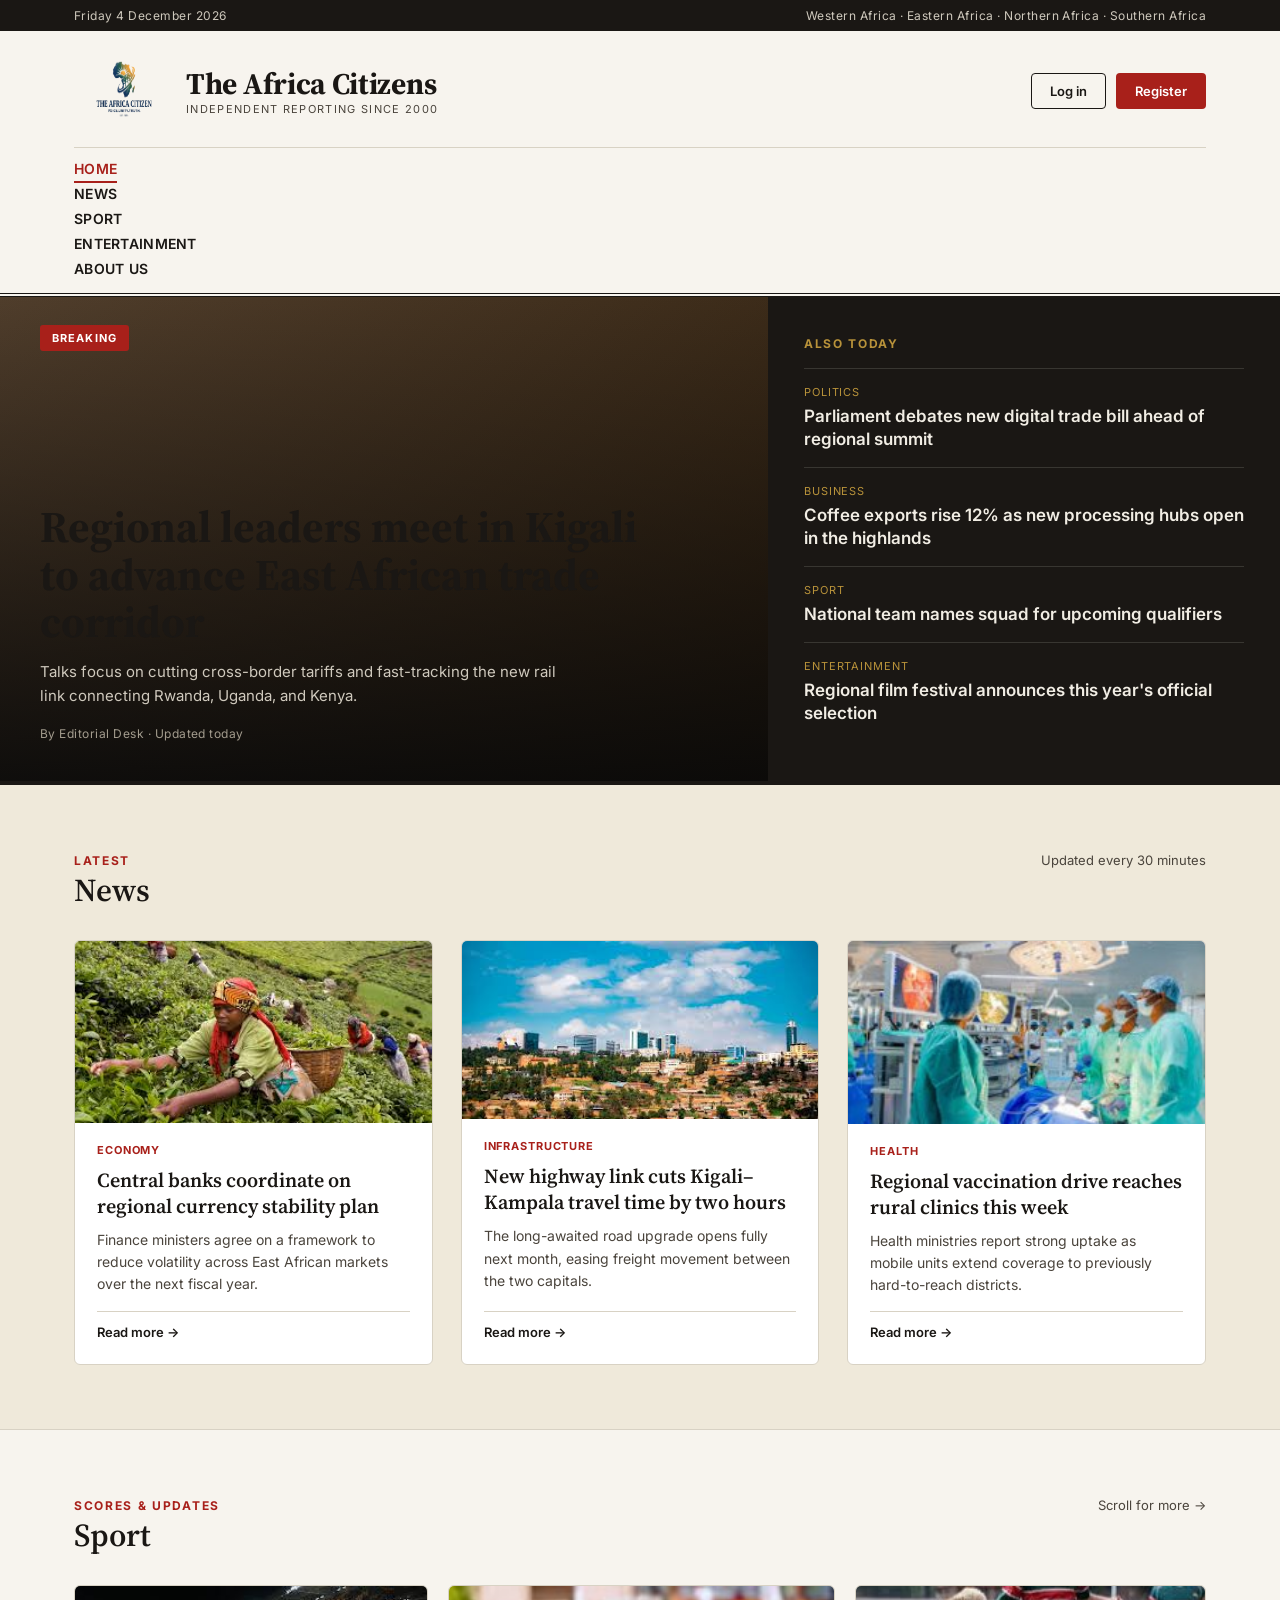
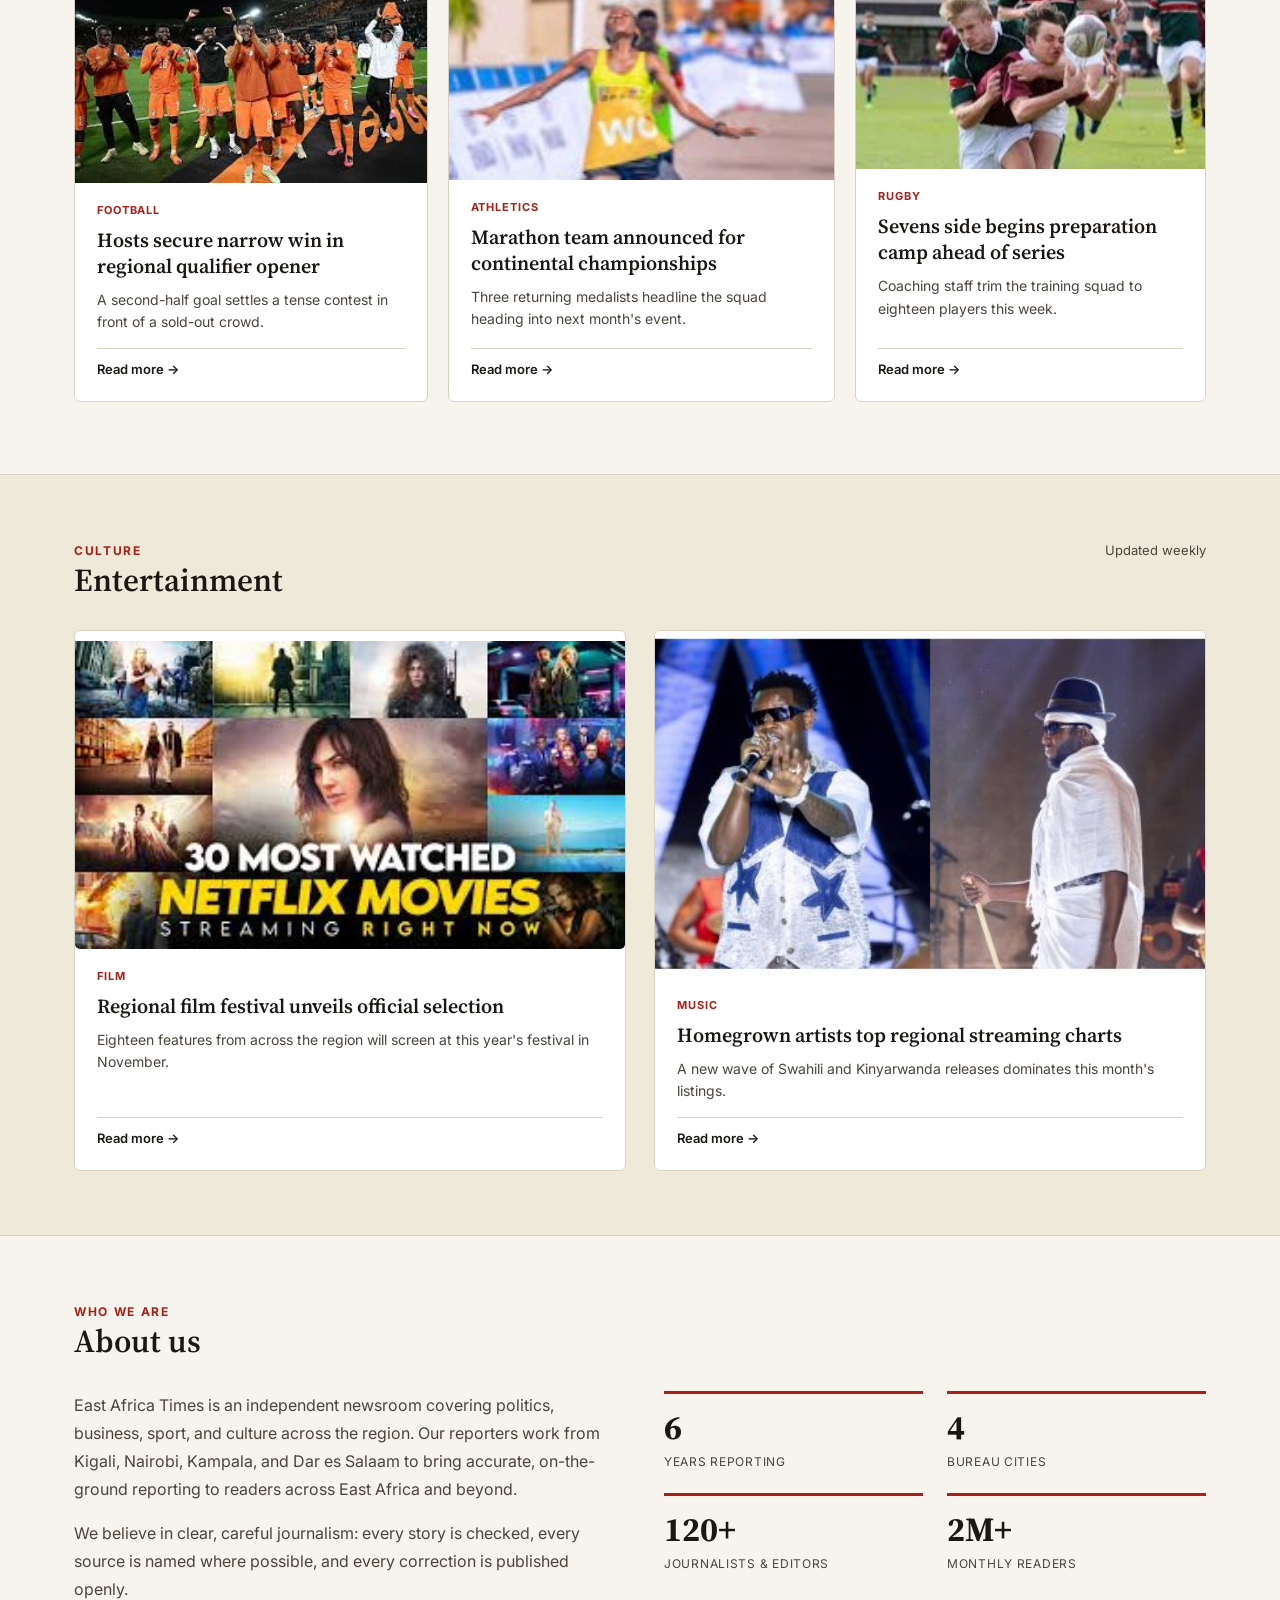
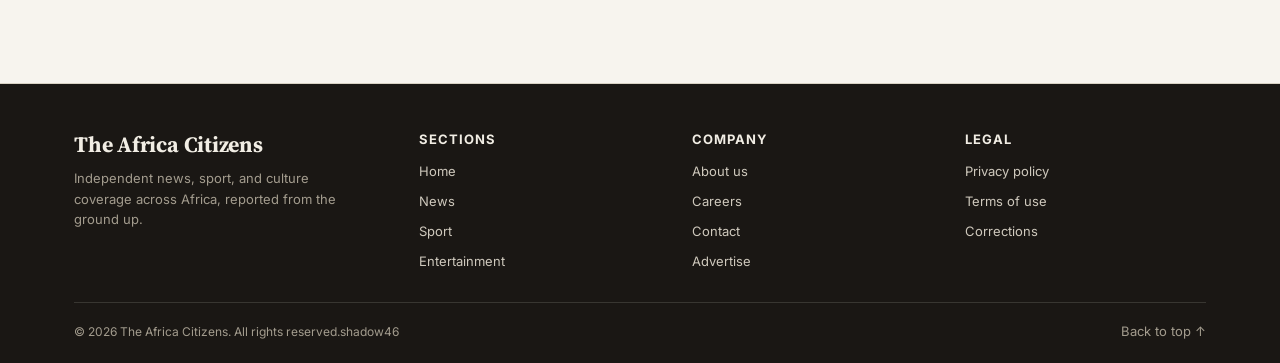
<file: index2.html>
<!DOCTYPE html>
<html lang="en">
<head>
<meta charset="UTF-8">
<meta name="viewport" content="width=device-width, initial-scale=1.0">
<title>East Africa Times</title>
<link rel="preconnect" href="https://fonts.googleapis.com">
<link rel="preconnect" href="https://fonts.gstatic.com" crossorigin>
<link href="https://fonts.googleapis.com/css2?family=Source+Serif+4:ital,opsz,wght@0,8..60,400;0,8..60,600;0,8..60,700;1,8..60,400&family=Inter:wght@400;500;600;700&display=swap" rel="stylesheet">
<style>
  /* ---------- Reset & tokens ---------- */
  :root{
    --ink: #1a1714;
    --ink-soft: #4a443c;
    --paper: #f7f4ee;
    --paper-raised: #ffffff;
    --rule: #d8d2c4;
    --rule-strong: #1a1714;
    --red: #a8201a;
    --red-dark: #7c1712;
    --gold: #b8923a;
    --green: #2f5d3a;
    --max: 1180px;
  }

  *{ box-sizing: border-box; }

  html{ scroll-behavior: smooth; }

  body{
    margin: 0;
    padding: 0;
    background: var(--paper);
    color: var(--ink);
    font-family: 'Inter', sans-serif;
    -webkit-font-smoothing: antialiased;
  }

  .h1, .h2, .h3, .h4{
    font-family: 'Source Serif 4', Georgia, serif;
    color: var(--ink);
    margin: 0;
    line-height: 1.1;
    display: block;
  }

  .p{ margin: 0; display: block; }

  .a{ color: inherit; text-decoration: none; cursor: pointer; }

  .img{ max-width: 100%; display: block; }

  .wrap{
    max-width: var(--max);
    margin: 0 auto;
    padding: 0 24px;
  }

  /* ---------- Div-based replacements for native elements ---------- */
  .span{ display: inline; }

  .main{ display: block; }

  .ul{ display: flex; flex-direction: column; }

  .li{ display: block; }

  .a{
    display: inline-block;
    cursor: pointer;
  }

  .a:hover{ text-decoration: underline; }

  .button{
    display: inline-flex;
    align-items: center;
    justify-content: center;
    user-select: none;
  }

  [role="link"]:focus-visible,
  [role="button"]:focus-visible{
    outline: 2px solid var(--red);
    outline-offset: 2px;
  }

  /* ---------- Masthead ---------- */
  .masthead-bar{
    background: var(--ink);
    color: #cfc9bd;
    font-size: 12px;
    letter-spacing: 0.04em;
  }

  .masthead-bar .wrap{
    display: flex;
    justify-content: space-between;
    align-items: center;
    padding-top: 8px;
    padding-bottom: 8px;
  }

  .masthead{
    background: var(--paper);
    border-bottom: 4px double var(--ink);
    position: sticky;
    top: 0;
    z-index: 50;
  }

  .masthead-inner{
    display: flex;
    align-items: center;
    justify-content: space-between;
    gap: 24px;
    padding: 18px 0 14px;
  }

  .brand{
    display: flex;
    align-items: center;
    gap: 12px;
  }

  .brand-mark{
    width: 44px;
    height: 44px;
    border-radius: 50%;
    background: var(--red);
    color: #744debe1;
    display: flex;
    align-items: center;
    justify-content: center;
    font-family: 'Source Serif 4', serif;
    font-weight: 700;
    font-size: 18px;
    flex-shrink: 0;
  }

  .brand .h1{
    font-size: 30px;
    font-weight: 700;
    letter-spacing: -0.01em;
  }

  .brand .tagline{
    font-family: 'Inter', sans-serif;
    font-size: 11px;
    letter-spacing: 0.12em;
    text-transform: uppercase;
    color: var(--ink-soft);
    margin-top: 2px;
  }

  .nav-row{
    border-top: 1px solid var(--rule);
    display: flex;
    align-items: center;
    justify-content: space-between;
    padding: 10px 0;
  }

  .primary-nav .ul{
    display: flex;
    list-style: none;
    gap: 28px;
    margin: 0;
    padding: 0;
  }

  .primary-nav .a{
    font-size: 14px;
    font-weight: 600;
    letter-spacing: 0.02em;
    text-transform: uppercase;
    padding-bottom: 4px;
    border-bottom: 2px solid transparent;
    transition: border-color 0.15s ease, color 0.15s ease;
  }

  .primary-nav .a:hover,
  .primary-nav .a:focus-visible{
    border-color: var(--red);
    color: var(--red);
  }

  .primary-nav .a.active{
    color: var(--red);
    border-color: var(--red);
  }

  .auth-actions{
    display: flex;
    gap: 10px;
  }

  .btn{
    height: 36px;
    padding: 0 18px;
    border-radius: 4px;
    border: 1px solid transparent;
    font-family: 'Inter', sans-serif;
    font-size: 13px;
    font-weight: 600;
    cursor: pointer;
    transition: background-color 0.15s ease, color 0.15s ease, border-color 0.15s ease, transform 0.1s ease;
  }

  .btn:active{ transform: translateY(1px); }

  .btn-ghost{
    background: transparent;
    border-color: var(--ink);
    color: var(--ink);
  }

  .btn-ghost:hover{
    background: var(--ink);
    color: var(--paper);
  }

  .btn-solid{
    background: var(--red);
    color: #fff;
  }

  .btn-solid:hover{
    background: var(--red-dark);
  }

  /* ---------- Section shell ---------- */
  .section{
    padding: 64px 0;
    border-bottom: 1px solid var(--rule);
  }

  .section-head{
    display: flex;
    align-items: baseline;
    justify-content: space-between;
    margin-bottom: 32px;
    gap: 16px;
  }

  .eyebrow{
    font-size: 12px;
    font-weight: 700;
    letter-spacing: 0.14em;
    text-transform: uppercase;
    color: var(--red);
  }

  .section-head .h2{
    font-size: 32px;
    font-weight: 600;
    margin-top: 4px;
  }

  .section-head .meta{
    font-size: 13px;
    color: var(--ink-soft);
    white-space: nowrap;
  }

  /* ---------- Hero / Home ---------- */
  .hero{
    background: var(--ink);
    color: #f1ede4;
    padding: 0;
    border-bottom: 4px double var(--ink);
  }

  .hero-grid{
    display: grid;
    grid-template-columns: 1.5fr 1fr;
    gap: 0;
  }

  .hero-media{
    position: relative;
    min-height: 460px;
    background:
      linear-gradient(180deg, rgba(248, 128, 8, 0.112) 0%, rgba(10,9,8,0.85) 100%),
      linear-gradient(135deg, #3a3530, #17140f);
    display: flex;
    align-items: flex-end;
    padding: 40px;
  }

  .hero-tag{
    position: absolute;
    top: 28px;
    left: 40px;
    background: var(--red);
    color: #fff;
    font-size: 11px;
    font-weight: 700;
    letter-spacing: 0.1em;
    text-transform: uppercase;
    padding: 6px 12px;
    border-radius: 3px;
  }

  .hero-headline{
    font-size: 44px;
    font-weight: 700;
    line-height: 1.08;
    max-width: 600px;
  }

  .hero-dek{
    font-family: 'Inter', sans-serif;
    font-size: 15px;
    color: #cfc9bd;
    margin-top: 14px;
    max-width: 520px;
    line-height: 1.6;
  }

  .hero-byline{
    font-size: 12px;
    color: #a39c8e;
    margin-top: 18px;
    letter-spacing: 0.04em;
  }

  .hero-side{
    padding: 40px 36px;
    display: flex;
    flex-direction: column;
    gap: 0;
  }

  .hero-side .h3{
    font-family: 'Inter', sans-serif;
    font-size: 12px;
    font-weight: 700;
    letter-spacing: 0.14em;
    text-transform: uppercase;
    color: var(--gold);
    margin-bottom: 18px;
  }

  .side-story{
    padding: 16px 0;
    border-top: 1px solid rgba(241,237,228,0.14);
  }

  .side-story:first-of-type{ border-top: none; }

  .side-story .a{
    font-size: 17px;
    font-weight: 600;
    line-height: 1.35;
    display: block;
  }

  .side-story .a:hover{ color: var(--gold); }

  .side-story .cat{
    font-family: 'Inter', sans-serif;
    font-size: 11px;
    color: var(--gold);
    text-transform: uppercase;
    letter-spacing: 0.08em;
    margin-bottom: 6px;
    display: block;
  }

  /* ---------- Cards ---------- */
  .cards{
    display: grid;
    grid-template-columns: repeat(auto-fit, minmax(260px, 1fr));
    gap: 28px;
  }

  .card{
    background: var(--paper-raised);
    border: 1px solid var(--rule);
    border-radius: 6px;
    overflow: hidden;
    display: flex;
    flex-direction: column;
    transition: transform 0.18s ease, box-shadow 0.18s ease;
  }

  .card:hover{
    transform: translateY(-3px);
    box-shadow: 0 10px 24px rgba(26,23,20,0.08);
  }

  .card-media{
    height: 180px;
    background: linear-gradient(135deg, #ded7c6, #c7bea6);
    display: flex;
    align-items: center;
    justify-content: center;
    color: var(--ink-soft);
    font-family: 'Inter', sans-serif;
    font-size: 12px;
    letter-spacing: 0.06em;
    text-transform: uppercase;
  }

  .card-body{
    padding: 20px 22px 24px;
    display: flex;
    flex-direction: column;
    gap: 10px;
    flex: 1;
  }

  .card .cat{
    font-family: 'Inter', sans-serif;
    font-size: 11px;
    font-weight: 700;
    letter-spacing: 0.08em;
    text-transform: uppercase;
    color: var(--red);
  }

  .card .h3{
    font-size: 20px;
    font-weight: 600;
    line-height: 1.3;
  }

  .card .p{
    font-size: 14px;
    color: var(--ink-soft);
    line-height: 1.6;
    flex: 1;
  }

  .card .read-more{
    font-family: 'Inter', sans-serif;
    font-size: 13px;
    font-weight: 600;
    color: var(--ink);
    border-top: 1px solid var(--rule);
    padding-top: 12px;
    margin-top: 4px;
  }

  .card .read-more::after{
    content: " →";
  }

  /* ---------- News (alt background) ---------- */
  .news{
    background: #efe9da;
  }

  /* ---------- Sport: horizontal strip ---------- */
  .sport-strip{
    display: flex;
    gap: 20px;
    overflow-x: auto;
    padding-bottom: 8px;
    scroll-snap-type: x mandatory;
  }

  .sport-strip .card{
    min-width: 280px;
    scroll-snap-align: start;
  }

  .sport-strip .card-media{
    background: linear-gradient(135deg, #2f5d3a, #1c3a24);
    color: #d9e8db;
  }

  /* ---------- Entertainment ---------- */
  .entertainment{
    background: #efe9da;
  }

  .entertainment .card-media{
    background: linear-gradient(135deg, #7c2d4a, #4a1729);
    color: #f1dde6;
  }

  /* ---------- About ---------- */
  .about{
    text-align: left;
  }

  .about-grid{
    display: grid;
    grid-template-columns: 1fr 1fr;
    gap: 48px;
    align-items: start;
  }

  .about .p{
    font-size: 16px;
    line-height: 1.75;
    color: var(--ink-soft);
    margin-bottom: 16px;
  }

  .about-stats{
    display: grid;
    grid-template-columns: 1fr 1fr;
    gap: 24px;
  }

  .stat{
    border-top: 3px solid var(--red);
    padding-top: 10px;
  }

  .stat .num{
    font-family: 'Source Serif 4', serif;
    font-size: 34px;
    font-weight: 700;
  }

  .stat .label{
    font-size: 12px;
    color: var(--ink-soft);
    text-transform: uppercase;
    letter-spacing: 0.06em;
    margin-top: 4px;
  }

  /* ---------- Footer ---------- */
  .footer{
    background: var(--ink);
    color: #cfc9bd;
    padding: 48px 0 24px;
  }

  .footer-grid{
    display: grid;
    grid-template-columns: 1.3fr 1fr 1fr 1fr;
    gap: 32px;
    padding-bottom: 32px;
    border-bottom: 1px solid rgba(241,237,228,0.14);
  }

  .footer .h4{
    color: #f1ede4;
    font-size: 13px;
    font-weight: 700;
    letter-spacing: 0.08em;
    text-transform: uppercase;
    margin-bottom: 14px;
    font-family: 'Inter', sans-serif;
  }

  .footer .ul{
    list-style: none;
    margin: 0;
    padding: 0;
    display: flex;
    flex-direction: column;
    gap: 10px;
  }

  .footer .a{
    font-size: 13px;
    color: #cfc9bd;
  }

  .footer .a:hover{ color: #fff; }

  .footer .brand{ margin-bottom: 12px; }

  .footer .brand .h1{ color: #f1ede4; font-size: 22px; }

  .footer .about-blurb{
    font-size: 13px;
    line-height: 1.6;
    color: #a39c8e;
    max-width: 280px;
  }

  .footer-bottom{
    display: flex;
    justify-content: space-between;
    align-items: center;
    padding-top: 20px;
    font-size: 12px;
    color: #a39c8e;
  }

  .footer-bottom .a{ color: #a39c8e; }
  .footer-bottom .a:hover{ color: #fff; }

  /* ---------- Accessibility ---------- */
  .a:focus-visible,
  .button:focus-visible{
    outline: 2px solid var(--red);
    outline-offset: 2px;
  }

  .skip-link{
    position: absolute;
    left: -9999px;
    top: 0;
    background: var(--red);
    color: #fff;
    padding: 10px 16px;
    z-index: 100;
  }

  .skip-link:focus{ left: 16px; top: 16px; }

  @media (prefers-reduced-motion: reduce){
    *{ animation: none !important; transition: none !important; }
  }

  /* ---------- Responsive ---------- */
  @media (max-width: 900px){
    .hero-grid{ grid-template-columns: 1fr; }
    .hero-headline{ font-size: 32px; }
    .about-grid{ grid-template-columns: 1fr; }
    .footer-grid{ grid-template-columns: 1fr 1fr; }
  }

  @media (max-width: 720px){
    .nav-row{ flex-direction: column; align-items: flex-start; gap: 14px; }
    .primary-nav .ul{ flex-wrap: wrap; gap: 16px; }
    .section-head{ flex-direction: column; align-items: flex-start; }
    .footer-grid{ grid-template-columns: 1fr; }
    .masthead-bar .wrap{ flex-direction: column; gap: 4px; align-items: flex-start; }
  }
</style>
</head>
<body>

<div class="a skip-link" role="link" tabindex="0" onclick="location.hash='main'" onkeydown="if(event.key==='Enter'){location.hash='main'}">Skip to content</div>

<div class="masthead-bar">
  <div class="wrap">
    <div class="span" id="today"></div>
    <div class="span">Western Africa · Eastern Africa · Northern Africa · Southern Africa </div>
  </div>
</div>

<div class="masthead header" role="banner">
  <div class="wrap">
    <div class="masthead-inner">
      <div class="brand">
             <div class="log">
                <a href="#"><img src="THE AFRICA CITIZEN LOGO.png" alt="log"  style="align-items: flex-start; width: 100px; height: 80px;"></a>
             </div>
          <div>
          <div class="h1" role="heading" aria-level="1">The Africa Citizens</div>
          <div class="p tagline">Independent reporting since 2000</div>
        </div>
      </div>
      <div class="auth-actions">
        <div class="button btn btn-ghost" role="button" tabindex="0">Log in</div>
        <div class="button btn btn-solid" role="button" tabindex="0">Register</div>
      </div>
    </div>
    <div class="nav-row nav" role="navigation" aria-label="Primary">
      <div class="primary-nav ul" role="list">
        <div class="li" role="listitem"><div class="a active" role="link" tabindex="0" onclick="location.hash='main'" onkeydown="if(event.key==='Enter')location.hash='main'">Home</div></div>
        <div class="li" role="listitem"><div class="a" role="link" tabindex="0" onclick="location.hash='news'" onkeydown="if(event.key==='Enter')location.hash='news'">News</div></div>
        <div class="li" role="listitem"><div class="a" role="link" tabindex="0" onclick="location.hash='sport'" onkeydown="if(event.key==='Enter')location.hash='sport'">Sport</div></div>
        <div class="li" role="listitem"><div class="a" role="link" tabindex="0" onclick="location.hash='entertainment'" onkeydown="if(event.key==='Enter')location.hash='entertainment'">Entertainment</div></div>
        <div class="li" role="listitem"><div class="a" role="link" tabindex="0" onclick="location.hash='about'" onkeydown="if(event.key==='Enter')location.hash='about'">About us</div></div>
      </div>
    </div>
  </div>
</div>

<div class="main" id="main" role="main">

  <!-- ===== HOME / HERO ===== -->
  <div class="section hero" aria-label="Breaking news" role="region">
    <div class="hero-grid">
      <div class="hero-media">
        <div class="span hero-tag">Breaking</div>
        <div>
          <div class="h2 hero-headline" role="heading" aria-level="2">Regional leaders meet in Kigali to advance East African trade corridor</div>
          <div class="p hero-dek">Talks focus on cutting cross-border tariffs and fast-tracking the new rail link connecting Rwanda, Uganda, and Kenya.</div>
          <div class="p hero-byline">By Editorial Desk · Updated today</div>
        </div>
      </div>
      <div class="hero-side">
        <div class="h3" role="heading" aria-level="3">Also today</div>
        <div class="side-story">
          <div class="span cat">Politics</div>
          <div class="a" role="link" tabindex="0" onclick="location.hash='news'" onkeydown="if(event.key==='Enter'){location.hash='news'}">Parliament debates new digital trade bill ahead of regional summit</div>
        </div>
        <div class="side-story">
          <div class="span cat">Business</div>
          <div class="a" role="link" tabindex="0" onclick="location.hash='news'" onkeydown="if(event.key==='Enter'){location.hash='news'}">Coffee exports rise 12% as new processing hubs open in the highlands</div>
        </div>
        <div class="side-story">
          <div class="span cat">Sport</div>
          <div class="a" role="link" tabindex="0" onclick="location.hash='sport'" onkeydown="if(event.key==='Enter'){location.hash='sport'}">National team names squad for upcoming qualifiers</div>
        </div>
        <div class="side-story">
          <div class="span cat">Entertainment</div>
          <div class="a" role="link" tabindex="0" onclick="location.hash='entertainment'" onkeydown="if(event.key==='Enter'){location.hash='entertainment'}">Regional film festival announces this year's official selection</div>
        </div>
      </div>
    </div>
  </div>

  <!-- ===== NEWS ===== -->
  <div class="section news" id="news" role="region">
    <div class="wrap">
      <div class="section-head">
        <div>
          <div class="span eyebrow">Latest</div>
          <div class="h2" role="heading" aria-level="2">News</div>
        </div>
        <div class="span meta">Updated every 30 minutes</div>
      </div>
      <div class="cards">
        <div class="card article" role="article">
         <img src="economy.jpg" alt="economy">
          <div class="card-body">
            <div class="span cat">Economy</div>
            <div class="h3" role="heading" aria-level="3">Central banks coordinate on regional currency stability plan</div>
            <div class="p">Finance ministers agree on a framework to reduce volatility across East African markets over the next fiscal year.</div>
            <div class="a read-more" role="link" tabindex="0" onclick="void(0)" onkeydown="if(event.key==='Enter'){void(0)}">Read more</div>
          </div>
        </div>
        <div class="card article" role="article">
          <img src="infrastru.jpg" alt="infra">
          <div class="card-body">
            <div class="span cat">Infrastructure</div>
            <div class="h3" role="heading" aria-level="3">New highway link cuts Kigali–Kampala travel time by two hours</div>
            <div class="p">The long-awaited road upgrade opens fully next month, easing freight movement between the two capitals.</div>
            <div class="a read-more" role="link" tabindex="0" onclick="void(0)" onkeydown="if(event.key==='Enter'){void(0)}">Read more</div>
          </div>
        </div>
        <div class="card article" role="article">
          <img src="health.jpg" alt="health">
          <div class="card-body">
            <div class="span cat">Health</div>
            <div class="h3" role="heading" aria-level="3">Regional vaccination drive reaches rural clinics this week</div>
            <div class="p">Health ministries report strong uptake as mobile units extend coverage to previously hard-to-reach districts.</div>
            <div class="a read-more" role="link" tabindex="0" onclick="void(0)" onkeydown="if(event.key==='Enter'){void(0)}">Read more</div>
          </div>
        </div>
      </div>
    </div>
  </div>

  <!-- ===== SPORT ===== -->
  <div class="section" id="sport" role="region">
    <div class="wrap">
      <div class="section-head">
        <div>
          <div class="span eyebrow">Scores &amp; updates</div>
          <div class="h2" role="heading" aria-level="2">Sport</div>
        </div>
        <div class="span meta">Scroll for more →</div>
      </div>
      <div class="sport-strip">
        <div class="card article" role="article">
          <img src="coote divoir 2.jpg" alt="sport">
          <div class="card-body">
            <div class="span cat">Football</div>
            <div class="h3" role="heading" aria-level="3">Hosts secure narrow win in regional qualifier opener</div>
            <div class="p">A second-half goal settles a tense contest in front of a sold-out crowd.</div>
            <div class="a read-more" role="link" tabindex="0" onclick="void(0)" onkeydown="if(event.key==='Enter'){void(0)}">Read more</div>
          </div>
        </div>
        <div class="card article" role="article">
          <img src="malathon.jpg" alt="sport">
          <div class="card-body">
            <div class="span cat">Athletics</div>
            <div class="h3" role="heading" aria-level="3">Marathon team announced for continental championships</div>
            <div class="p">Three returning medalists headline the squad heading into next month's event.</div>
            <div class="a read-more" role="link" tabindex="0" onclick="void(0)" onkeydown="if(event.key==='Enter'){void(0)}">Read more</div>
          </div>
        </div>
        <div class="card article" role="article">
           <img src="rugby 2.jpg" alt="sport">
          <div class="card-body">
            <div class="span cat">Rugby</div>
            <div class="h3" role="heading" aria-level="3">Sevens side begins preparation camp ahead of series</div>
            <div class="p">Coaching staff trim the training squad to eighteen players this week.</div>
            <div class="a read-more" role="link" tabindex="0" onclick="void(0)" onkeydown="if(event.key==='Enter'){void(0)}">Read more</div>
          </div>
        </div>
      </div>
    </div>
  </div>

  <!-- ===== ENTERTAINMENT ===== -->
  <div class="section entertainment" id="entertainment" role="region">
    <div class="wrap">
      <div class="section-head">
        <div>
          <div class="span eyebrow">Culture</div>
          <div class="h2" role="heading" aria-level="2">Entertainment</div>
        </div>
        <div class="span meta">Updated weekly</div>
      </div>
      <div class="cards">
        <div class="card article" role="article">
          <img src="movies.jpg" alt="movies news" style="border-radius: 5px; padding-top: 10px;" >
          <div class="card-body">
            <div class="span cat">Film</div>
            <div class="h3" role="heading" aria-level="3">Regional film festival unveils official selection</div>
            <div class="p">Eighteen features from across the region will screen at this year's festival in November.</div>
            <div class="a read-more" role="link" tabindex="0" onclick="void(0)" onkeydown="if(event.key==='Enter'){void(0)}">Read more</div>
          </div>
        </div>
        <div class="card article" role="article">
         <img src="bruce , theben.jpg" alt="musanze show">
          <div class="card-body">
            <div class="span cat">Music</div>
            <div class="h3" role="heading" aria-level="3">Homegrown artists top regional streaming charts</div>
            <div class="p">A new wave of Swahili and Kinyarwanda releases dominates this month's listings.</div>
            <div class="a read-more" role="link" tabindex="0" onclick="void(0)" onkeydown="if(event.key==='Enter'){void(0)}">Read more</div>
          </div>
        </div>
      </div>
    </div>
  </div>

  <!-- ===== ABOUT ===== -->
  <div class="section about" id="about" role="region">
    <div class="wrap">
      <div class="section-head">
        <div>
          <div class="span eyebrow">Who we are</div>
          <div class="h2" role="heading" aria-level="2">About us</div>
        </div>
      </div>
      <div class="about-grid">
        <div>
          <div class="p">East Africa Times is an independent newsroom covering politics, business, sport, and culture across the region. Our reporters work from Kigali, Nairobi, Kampala, and Dar es Salaam to bring accurate, on-the-ground reporting to readers across East Africa and beyond.</div>
          <div class="p">We believe in clear, careful journalism: every story is checked, every source is named where possible, and every correction is published openly.</div>
        </div>
        <div class="about-stats">
          <div class="stat">
            <div class="num">6</div>
            <div class="label">Years reporting</div>
          </div>
          <div class="stat">
            <div class="num">4</div>
            <div class="label">Bureau cities</div>
          </div>
          <div class="stat">
            <div class="num">120+</div>
            <div class="label">Journalists &amp; editors</div>
          </div>
          <div class="stat">
            <div class="num">2M+</div>
            <div class="label">Monthly readers</div>
          </div>
        </div>
      </div>
    </div>
  </div>

</div>

<!-- ===== FOOTER ===== -->
<div class="footer" role="contentinfo">
  <div class="wrap">
    <div class="footer-grid">
      <div>
        <div class="brand">
          <div class="h1" role="heading" aria-level="1"> The Africa Citizens</div>
        </div>
        <div class="p about-blurb">Independent news, sport, and culture coverage across Africa, reported from the ground up.</div>
      </div>
      <div>
        <div class="h4" role="heading" aria-level="4">Sections</div>
        <div class="ul" role="list">
          <div class="li" role="listitem"><div class="a" role="link" tabindex="0" onclick="location.hash='main'" onkeydown="if(event.key==='Enter'){location.hash='main'}">Home</div></div>
          <div class="li" role="listitem"><div class="a" role="link" tabindex="0" onclick="location.hash='news'" onkeydown="if(event.key==='Enter')location.hash='news'">News</div></div>
          <div class="li" role="listitem"><div class="a" role="link" tabindex="0" onclick="location.hash='sport'" onkeydown="if(event.key==='Enter')location.hash='sport'">Sport</div></div>
          <div class="li" role="listitem"><div class="a" role="link" tabindex="0" onclick="location.hash='entertainment'" onkeydown="if(event.key==='Enter')location.hash='entertainment'">Entertainment</div></div>
        </div>
      </div>
      <div>
        <div class="h4" role="heading" aria-level="4">Company</div>
        <div class="ul" role="list">
          <div class="li" role="listitem"><div class="a" role="link" tabindex="0" onclick="location.hash='about'" onkeydown="if(event.key==='Enter')location.hash='about'">About us</div></div>
          <div class="li" role="listitem"><div class="a" role="link" tabindex="0" onclick="void(0)" onkeydown="if(event.key==='Enter'){void(0)}">Careers</div></div>
          <div class="li" role="listitem"><div class="a" role="link" tabindex="0" onclick="void(0)" onkeydown="if(event.key==='Enter'){void(0)}">Contact</div></div>
          <div class="li" role="listitem"><div class="a" role="link" tabindex="0" onclick="void(0)" onkeydown="if(event.key==='Enter'){void(0)}">Advertise</div></div>
        </div>
      </div>
      <div>
        <div class="h4" role="heading" aria-level="4">Legal</div>
        <div class="ul" role="list">
          <div class="li" role="listitem"><div class="a" role="link" tabindex="0" onclick="void(0)" onkeydown="if(event.key==='Enter'){void(0)}">Privacy policy</div></div>
          <div class="li" role="listitem"><div class="a" role="link" tabindex="0" onclick="void(0)" onkeydown="if(event.key==='Enter'){void(0)}">Terms of use</div></div>
          <div class="li" role="listitem"><div class="a" role="link" tabindex="0" onclick="void(0)" onkeydown="if(event.key==='Enter'){void(0)}">Corrections</div></div>
        </div>
      </div>
    </div>
    <div class="footer-bottom">
      <div class="p">© 2026 The Africa Citizens. All rights reserved.shadow46</div>
      <div class="p"><div class="a" role="link" tabindex="0" onclick="location.hash='main'" onkeydown="if(event.key==='Enter'){location.hash='main'}">Back to top ↑</div></div>
    </div>
  </div>
</div>

<script>
  document.getElementById('today').textContent = new Date().toLocaleDateString('en-GB', {
    weekday: 'long', year: 'numeric', month: 'long', day: 'numeric'
  });
</script>

</body>
</html>
</file>
